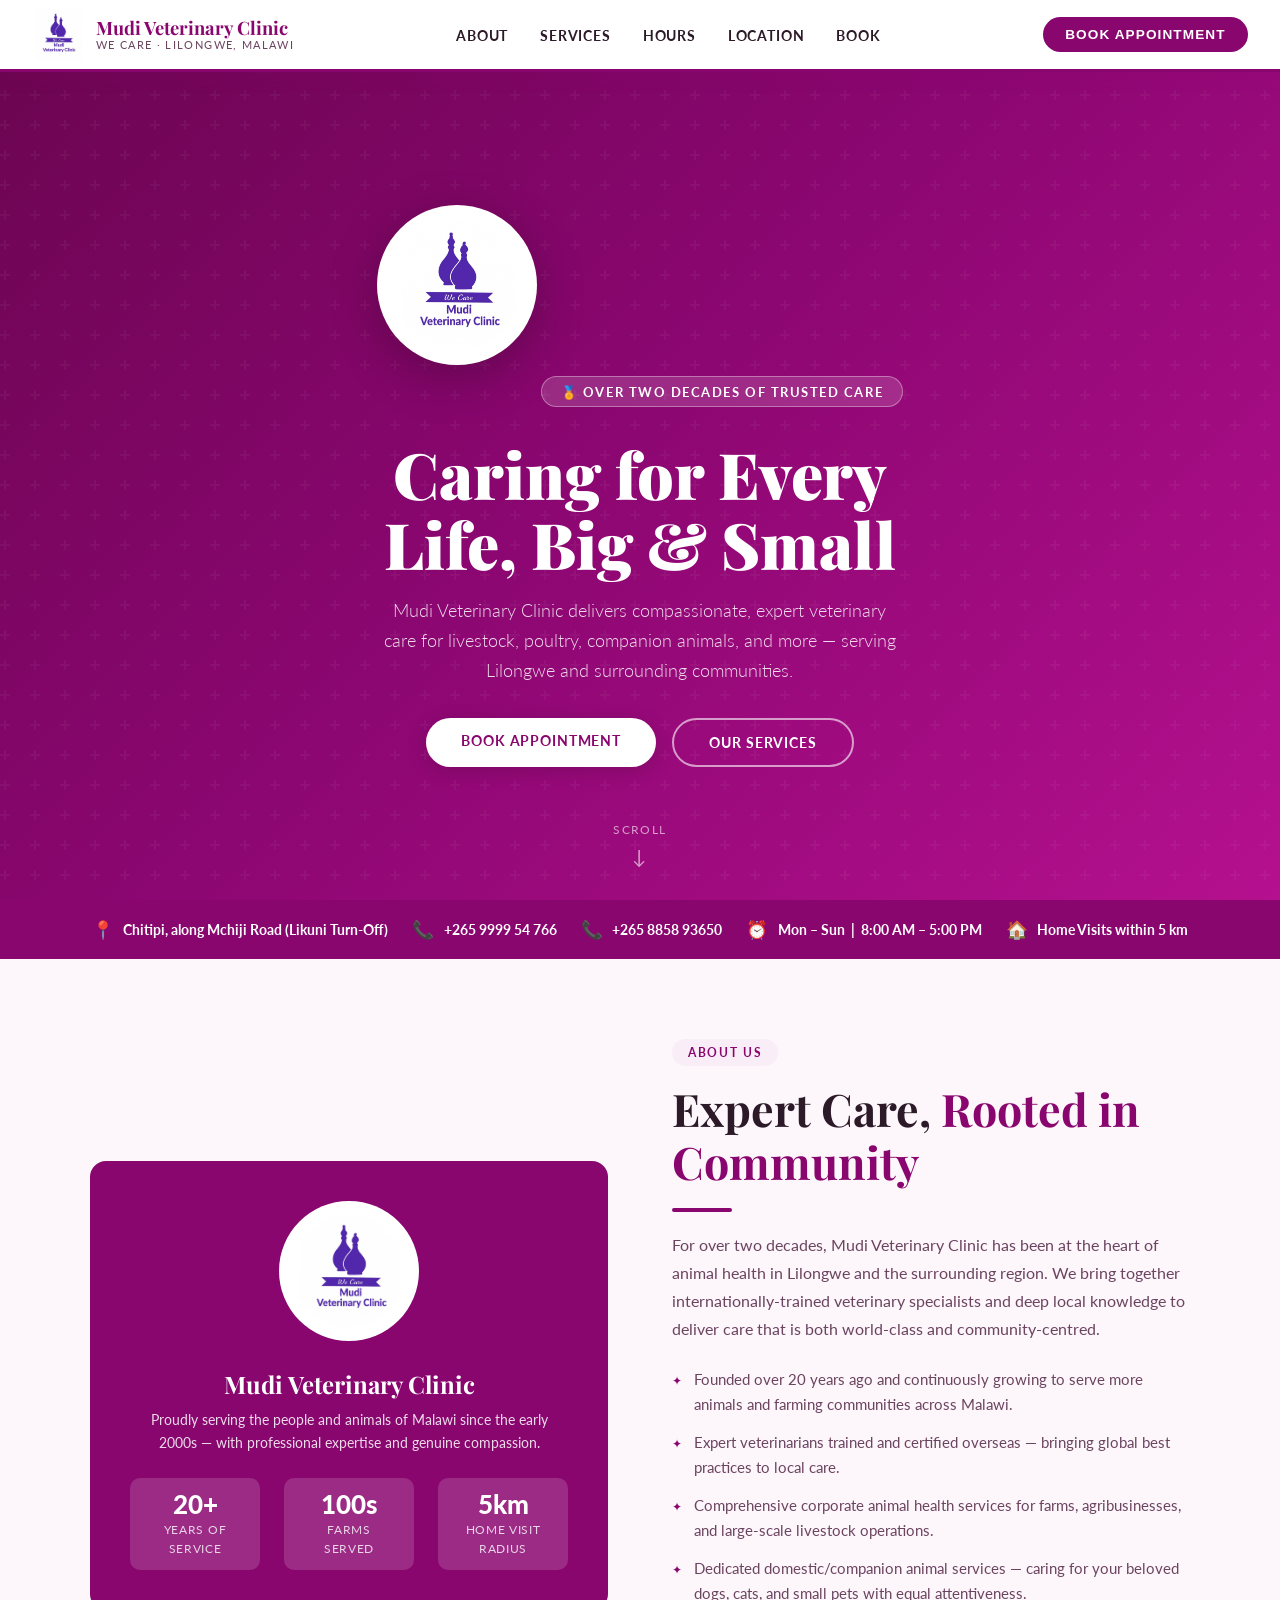
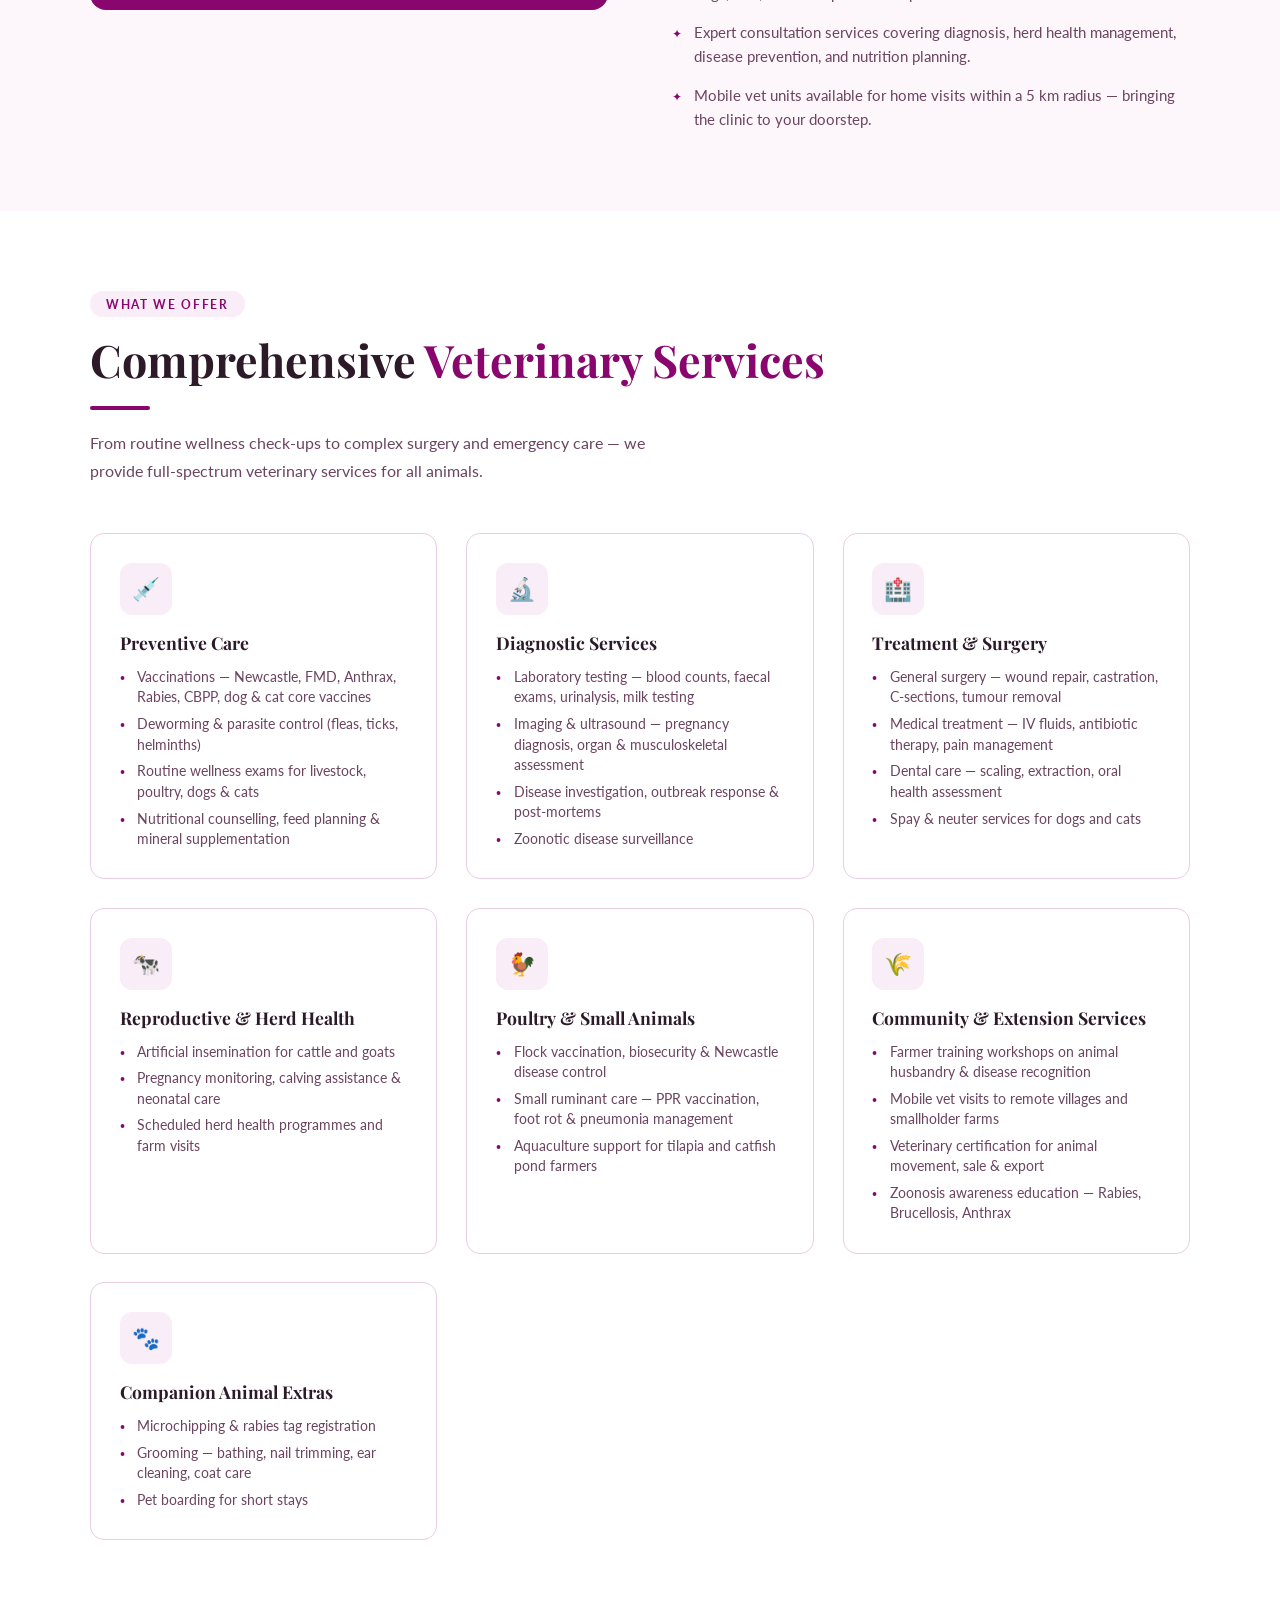
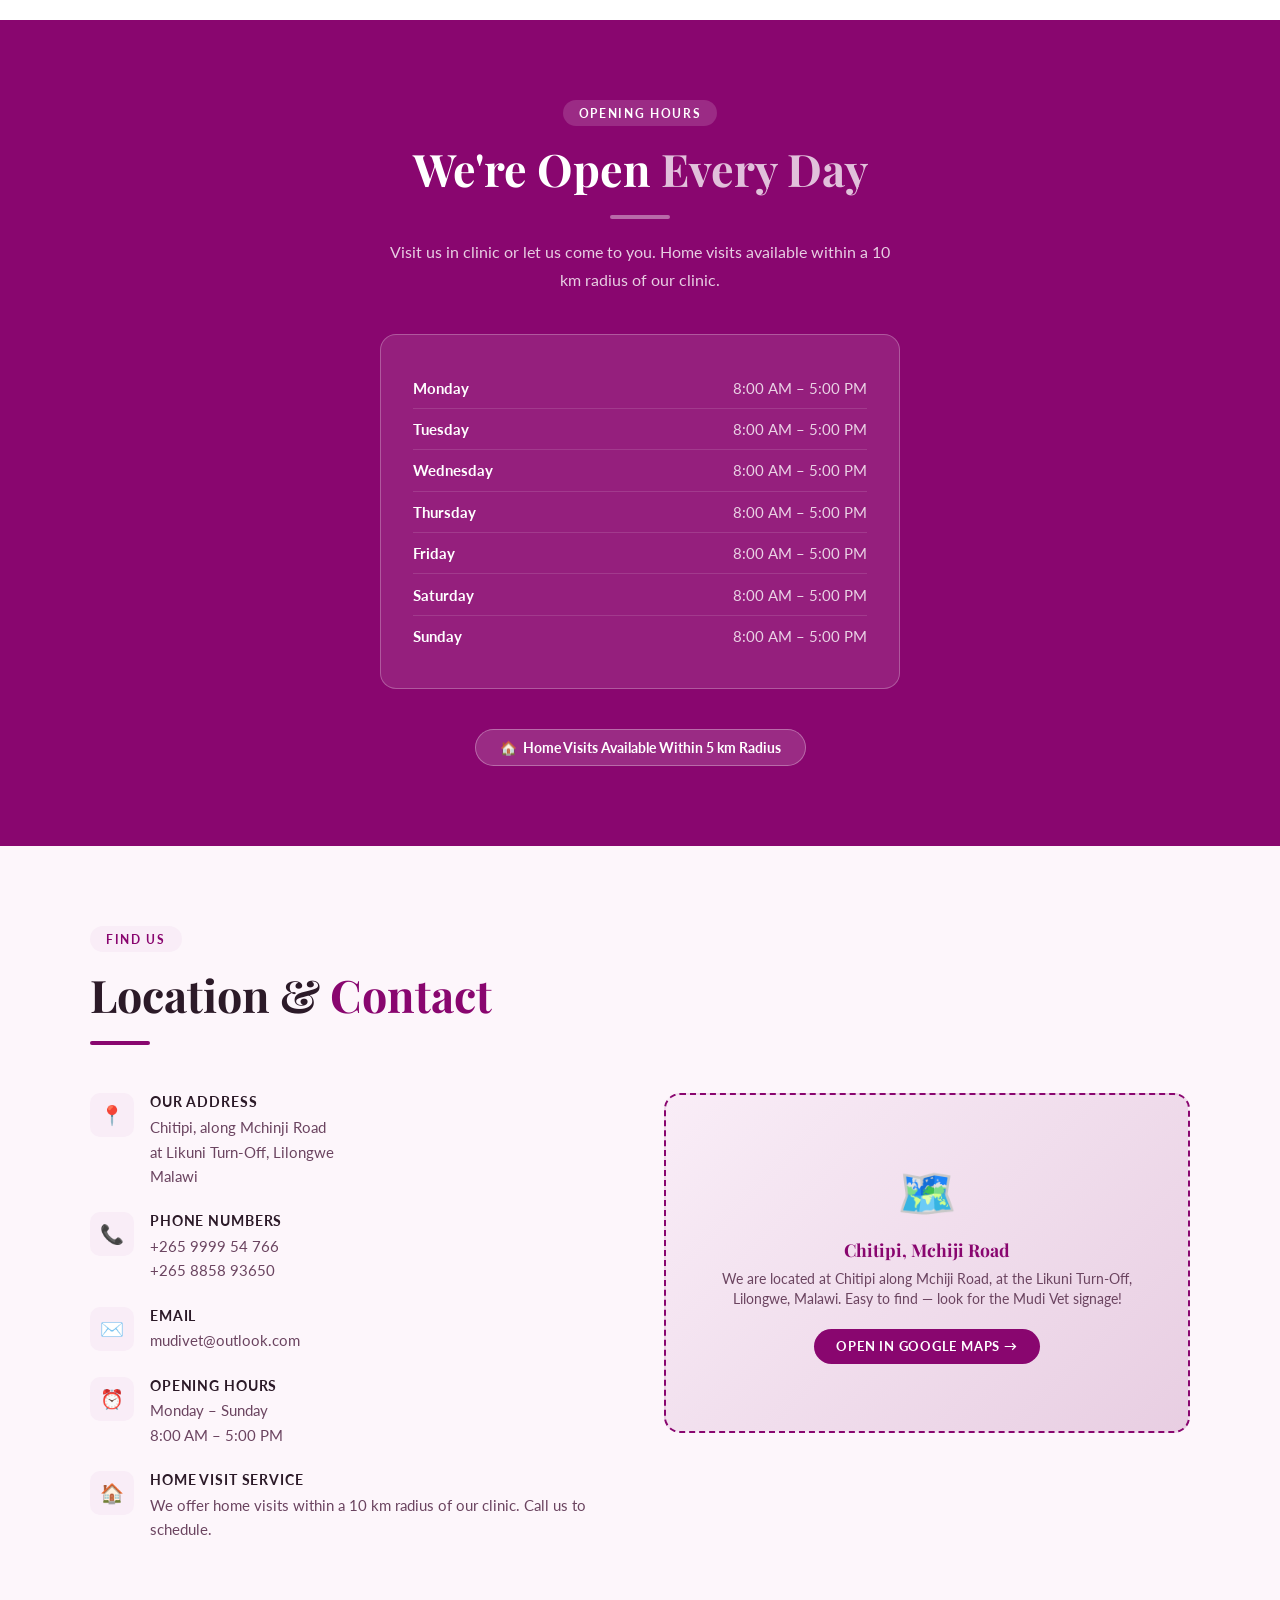
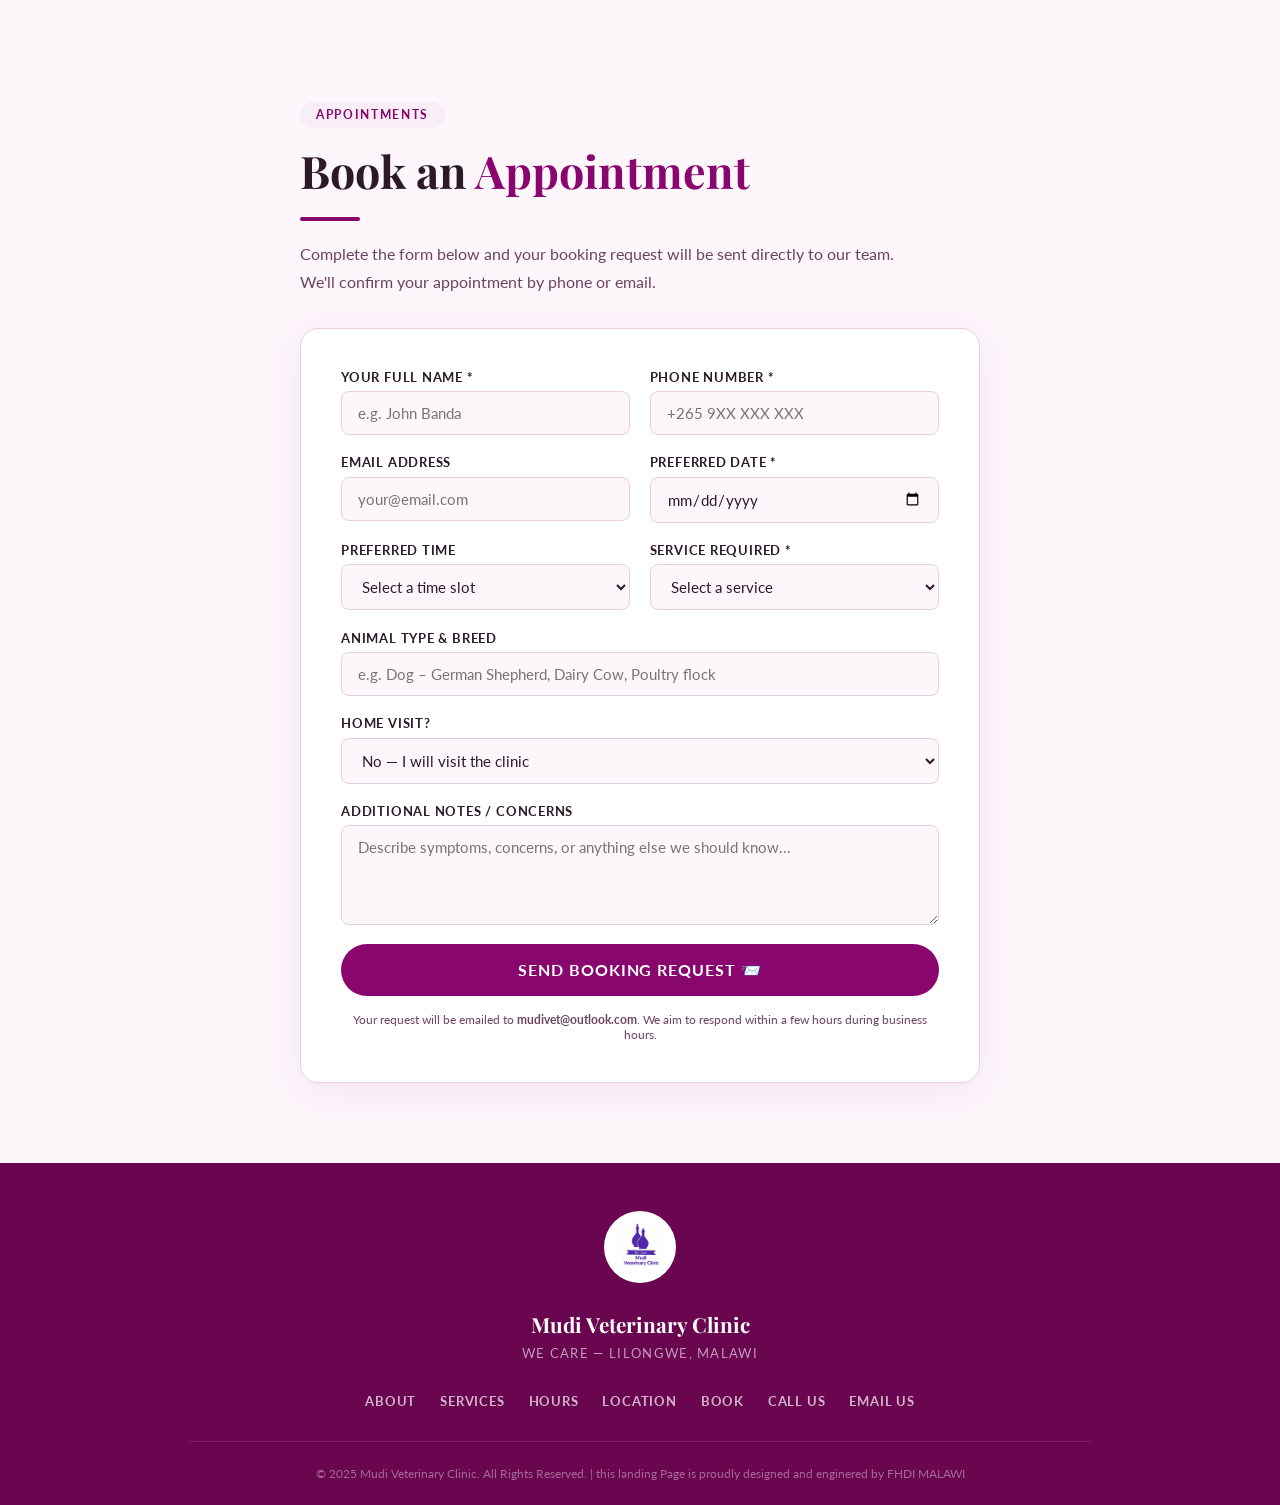
<file: index.html>
<!DOCTYPE html>
<html lang="en">
<head>
  <meta charset="UTF-8" />
  <meta name="viewport" content="width=device-width, initial-scale=1.0" />
  <title>Mudi Veterinary Clinic — We Care</title>
  <link href="https://fonts.googleapis.com/css2?family=Playfair+Display:wght@400;600;700;900&family=Lato:wght@300;400;700&display=swap" rel="stylesheet"/>
  <style>
    :root {
      --brand: #89066f;
      --brand-dark: #6a054f;
      --brand-light: #b5108f;
      --brand-pale: #f9edf7;
      --white: #ffffff;
      --off-white: #fdf6fb;
      --text: #2c1a28;
      --text-light: #6b4460;
      --border: #e8cee2;
    }
    * { box-sizing: border-box; margin: 0; padding: 0; }
    html { scroll-behavior: smooth; }
    body { font-family: 'Lato', sans-serif; color: var(--text); background: var(--white); overflow-x: hidden; }

    /* ── NAV ─────────────────────────────────────────── */
    nav {
      position: fixed; top: 0; left: 0; width: 100%; z-index: 1000;
      background: var(--white);
      border-bottom: 3px solid var(--brand);
      display: flex; align-items: center; justify-content: space-between;
      padding: 0 2rem; height: 72px;
      box-shadow: 0 2px 20px rgba(137,6,111,0.12);
    }
    .nav-logo { display: flex; align-items: center; gap: 0.75rem; text-decoration: none; }
    .nav-logo img { height: 52px; width: auto; }
    .nav-logo-text { display: flex; flex-direction: column; }
    .nav-logo-text strong { font-family: 'Playfair Display', serif; font-size: 1.15rem; color: var(--brand); line-height: 1.1; }
    .nav-logo-text span { font-size: 0.7rem; color: var(--text-light); letter-spacing: 0.12em; text-transform: uppercase; }
    .nav-links { display: flex; gap: 2rem; list-style: none; }
    .nav-links a { text-decoration: none; color: var(--text); font-weight: 700; font-size: 0.85rem; letter-spacing: 0.06em; text-transform: uppercase; transition: color 0.2s; position: relative; padding-bottom: 4px; }
    .nav-links a::after { content: ''; position: absolute; bottom: 0; left: 0; width: 0; height: 2px; background: var(--brand); transition: width 0.25s; }
    .nav-links a:hover { color: var(--brand); }
    .nav-links a:hover::after { width: 100%; }
    .nav-book-btn { background: var(--brand); color: var(--white); border: none; padding: 0.6rem 1.4rem; border-radius: 30px; font-weight: 700; font-size: 0.85rem; cursor: pointer; text-transform: uppercase; letter-spacing: 0.08em; transition: background 0.2s, transform 0.15s; }
    .nav-book-btn:hover { background: var(--brand-dark); transform: translateY(-1px); }
    .hamburger { display: none; flex-direction: column; gap: 5px; cursor: pointer; padding: 4px; background: none; border: none; }
    .hamburger span { display: block; width: 26px; height: 2.5px; background: var(--brand); border-radius: 2px; transition: all 0.3s; }
    .hamburger.open span:nth-child(1) { transform: translateY(7.5px) rotate(45deg); }
    .hamburger.open span:nth-child(2) { opacity: 0; }
    .hamburger.open span:nth-child(3) { transform: translateY(-7.5px) rotate(-45deg); }
    .mobile-menu { display: none; position: fixed; top: 72px; left: 0; width: 100%; background: var(--white); border-top: 1px solid var(--border); padding: 1.5rem 2rem; z-index: 999; box-shadow: 0 8px 30px rgba(137,6,111,0.1); }
    .mobile-menu.open { display: block; }
    .mobile-menu a { display: block; padding: 0.8rem 0; color: var(--text); text-decoration: none; font-weight: 700; font-size: 0.9rem; letter-spacing: 0.06em; text-transform: uppercase; border-bottom: 1px solid var(--border); transition: color 0.2s; }
    .mobile-menu a:hover { color: var(--brand); }
    .mobile-menu a:last-child { border: none; }
    .mobile-book { display: inline-block; margin-top: 1rem; background: var(--brand); color: var(--white); padding: 0.7rem 1.8rem; border-radius: 30px; font-weight: 700; text-decoration: none; font-size: 0.85rem; text-transform: uppercase; letter-spacing: 0.08em; }

    /* ── HERO ────────────────────────────────────────── */
    .hero {
      min-height: 100vh; padding: 72px 0 0;
      background: linear-gradient(135deg, var(--brand-dark) 0%, var(--brand) 45%, var(--brand-light) 100%);
      display: flex; align-items: center; justify-content: center; text-align: center;
      position: relative; overflow: hidden;
    }
    .hero::before {
      content: ''; position: absolute; inset: 0;
      background: url("data:image/svg+xml,%3Csvg width='60' height='60' viewBox='0 0 60 60' xmlns='http://www.w3.org/2000/svg'%3E%3Cg fill='none' fill-rule='evenodd'%3E%3Cg fill='%23ffffff' fill-opacity='0.04'%3E%3Cpath d='M36 34v-4h-2v4h-4v2h4v4h2v-4h4v-2h-4zm0-30V0h-2v4h-4v2h4v4h2V6h4V4h-4zM6 34v-4H4v4H0v2h4v4h2v-4h4v-2H6zM6 4V0H4v4H0v2h4v4h2V6h4V4H6z'/%3E%3C/g%3E%3C/g%3E%3C/svg%3E");
    }
    .hero-inner { position: relative; z-index: 1; padding: 4rem 2rem; max-width: 800px; }
    .hero-logo { width: 160px; height: auto; background: white; border-radius: 50%; padding: 16px; box-shadow: 0 12px 48px rgba(0,0,0,0.25); margin-bottom: 2rem; }
    .hero h1 { font-family: 'Playfair Display', serif; font-size: clamp(2.4rem,5vw,4rem); font-weight: 900; color: var(--white); line-height: 1.1; margin-bottom: 1rem; }
    .hero-tagline { font-size: 1.1rem; color: rgba(255,255,255,0.85); max-width: 520px; margin: 0 auto 2rem; font-weight: 300; line-height: 1.7; }
    .hero-badge { display: inline-block; background: rgba(255,255,255,0.15); border: 1px solid rgba(255,255,255,0.35); color: white; padding: 0.4rem 1.2rem; border-radius: 30px; font-size: 0.8rem; font-weight: 700; letter-spacing: 0.12em; text-transform: uppercase; margin-bottom: 2rem; }
    .hero-cta { display: inline-flex; gap: 1rem; flex-wrap: wrap; justify-content: center; }
    .btn-primary { background: var(--white); color: var(--brand); padding: 0.9rem 2.2rem; border-radius: 50px; font-weight: 700; text-decoration: none; font-size: 0.9rem; letter-spacing: 0.06em; text-transform: uppercase; transition: all 0.2s; box-shadow: 0 4px 20px rgba(0,0,0,0.15); }
    .btn-primary:hover { transform: translateY(-2px); box-shadow: 0 8px 30px rgba(0,0,0,0.2); }
    .btn-outline { background: transparent; color: white; padding: 0.9rem 2.2rem; border-radius: 50px; font-weight: 700; text-decoration: none; font-size: 0.9rem; letter-spacing: 0.06em; text-transform: uppercase; border: 2px solid rgba(255,255,255,0.6); transition: all 0.2s; }
    .btn-outline:hover { background: rgba(255,255,255,0.15); border-color: white; }
    .scroll-down { position: absolute; bottom: 2rem; left: 50%; transform: translateX(-50%); color: rgba(255,255,255,0.6); font-size: 0.75rem; letter-spacing: 0.12em; text-transform: uppercase; display: flex; flex-direction: column; align-items: center; gap: 0.5rem; animation: bounce 2s infinite; }
    .scroll-down::after { content: '↓'; font-size: 1.2rem; }
    @keyframes bounce { 0%,100% { transform: translateX(-50%) translateY(0); } 50% { transform: translateX(-50%) translateY(6px); } }

    /* ── INFO STRIP ──────────────────────────────────── */
    .info-strip { background: var(--brand); color: white; padding: 1.2rem 2rem; display: flex; flex-wrap: wrap; gap: 1.5rem; justify-content: center; align-items: center; }
    .info-item { display: flex; align-items: center; gap: 0.6rem; font-size: 0.85rem; font-weight: 700; }
    .info-item .ico { font-size: 1.1rem; }
    .info-item a { color: white; text-decoration: none; }

    /* ── SECTION STYLES ──────────────────────────────── */
    section { padding: 5rem 2rem; }
    .container { max-width: 1100px; margin: 0 auto; }
    .section-tag { display: inline-block; background: var(--brand-pale); color: var(--brand); font-size: 0.75rem; font-weight: 700; letter-spacing: 0.14em; text-transform: uppercase; padding: 0.35rem 1rem; border-radius: 30px; margin-bottom: 1rem; }
    .section-title { font-family: 'Playfair Display', serif; font-size: clamp(1.8rem,3.5vw,2.8rem); font-weight: 700; color: var(--text); margin-bottom: 1rem; line-height: 1.2; }
    .section-title span { color: var(--brand); }
    .section-desc { color: var(--text-light); max-width: 600px; line-height: 1.75; font-size: 1rem; }
    .divider { width: 60px; height: 4px; background: var(--brand); border-radius: 4px; margin: 1.2rem 0; }

    /* ── ABOUT ───────────────────────────────────────── */
    #about { background: var(--off-white); }
    .about-grid { display: grid; grid-template-columns: 1fr 1fr; gap: 4rem; align-items: center; }
    .about-img-box { position: relative; }
    .about-img-inner { background: var(--brand); border-radius: 16px; padding: 2.5rem; text-align: center; color: white; }
    .about-img-inner img { width: 140px; height: auto; background: white; border-radius: 50%; padding: 14px; margin-bottom: 1.5rem; }
    .about-img-inner h3 { font-family: 'Playfair Display', serif; font-size: 1.5rem; margin-bottom: 0.5rem; }
    .about-img-inner p { font-size: 0.9rem; opacity: 0.85; line-height: 1.6; }
    .stat-row { display: flex; gap: 1.5rem; margin-top: 1.5rem; }
    .stat-box { background: rgba(255,255,255,0.15); border-radius: 10px; padding: 0.9rem 1.2rem; flex: 1; text-align: center; }
    .stat-box strong { display: block; font-size: 1.6rem; font-weight: 900; line-height: 1; }
    .stat-box span { font-size: 0.72rem; opacity: 0.8; letter-spacing: 0.06em; text-transform: uppercase; }
    .about-features { list-style: none; margin-top: 1.5rem; display: flex; flex-direction: column; gap: 0.9rem; }
    .about-features li { display: flex; align-items: flex-start; gap: 0.75rem; font-size: 0.95rem; line-height: 1.6; color: var(--text-light); }
    .about-features li::before { content: '✦'; color: var(--brand); font-size: 0.75rem; margin-top: 0.25rem; flex-shrink: 0; }

    /* ── SERVICES ────────────────────────────────────── */
    #services { background: var(--white); }
    .services-grid { display: grid; grid-template-columns: repeat(auto-fit, minmax(300px, 1fr)); gap: 1.8rem; margin-top: 3rem; }
    .service-card { border: 1.5px solid var(--border); border-radius: 14px; padding: 1.8rem; transition: all 0.25s; background: white; position: relative; overflow: hidden; }
    .service-card::before { content: ''; position: absolute; top: 0; left: 0; width: 4px; height: 100%; background: var(--brand); border-radius: 4px 0 0 4px; transform: scaleY(0); transform-origin: top; transition: transform 0.25s; }
    .service-card:hover { border-color: var(--brand); box-shadow: 0 8px 32px rgba(137,6,111,0.1); transform: translateY(-3px); }
    .service-card:hover::before { transform: scaleY(1); }
    .service-icon { width: 52px; height: 52px; background: var(--brand-pale); border-radius: 12px; display: flex; align-items: center; justify-content: center; font-size: 1.4rem; margin-bottom: 1rem; }
    .service-card h3 { font-family: 'Playfair Display', serif; font-size: 1.1rem; font-weight: 700; color: var(--text); margin-bottom: 0.8rem; }
    .service-card ul { list-style: none; display: flex; flex-direction: column; gap: 0.4rem; }
    .service-card ul li { font-size: 0.85rem; color: var(--text-light); line-height: 1.5; padding-left: 1.1rem; position: relative; }
    .service-card ul li::before { content: '·'; position: absolute; left: 0; color: var(--brand); font-size: 1.1rem; font-weight: 900; line-height: 1.3; }

    /* ── HOURS ───────────────────────────────────────── */
    #hours { background: var(--brand); color: white; text-align: center; }
    #hours .section-title { color: white; }
    #hours .section-desc { color: rgba(255,255,255,0.8); max-width: 500px; margin: 0 auto 2.5rem; }
    .hours-card { background: rgba(255,255,255,0.1); border: 1px solid rgba(255,255,255,0.25); border-radius: 16px; max-width: 520px; margin: 0 auto 2rem; padding: 2rem; }
    .hours-row { display: flex; justify-content: space-between; padding: 0.7rem 0; border-bottom: 1px solid rgba(255,255,255,0.12); font-size: 0.92rem; }
    .hours-row:last-child { border: none; }
    .hours-row .day { font-weight: 700; }
    .hours-row .time { color: rgba(255,255,255,0.8); }
    .homevisit-badge { display: inline-flex; align-items: center; gap: 0.5rem; background: rgba(255,255,255,0.15); border: 1px solid rgba(255,255,255,0.3); border-radius: 50px; padding: 0.6rem 1.5rem; font-size: 0.85rem; font-weight: 700; color: white; margin-top: 0.5rem; }

    /* ── LOCATION ────────────────────────────────────── */
    #location { background: var(--off-white); }
    .location-grid { display: grid; grid-template-columns: 1fr 1fr; gap: 3rem; align-items: start; margin-top: 3rem; }
    .location-info { display: flex; flex-direction: column; gap: 1.5rem; }
    .loc-item { display: flex; gap: 1rem; align-items: flex-start; }
    .loc-icon { width: 44px; height: 44px; background: var(--brand-pale); border-radius: 10px; display: flex; align-items: center; justify-content: center; font-size: 1.2rem; flex-shrink: 0; }
    .loc-item h4 { font-weight: 700; color: var(--text); margin-bottom: 0.3rem; font-size: 0.9rem; text-transform: uppercase; letter-spacing: 0.06em; }
    .loc-item p, .loc-item a { color: var(--text-light); font-size: 0.95rem; line-height: 1.6; text-decoration: none; transition: color 0.2s; }
    .loc-item a:hover { color: var(--brand); }
    .map-placeholder { background: linear-gradient(135deg, var(--brand-pale), var(--border)); border-radius: 16px; height: 340px; display: flex; flex-direction: column; align-items: center; justify-content: center; text-align: center; border: 2px dashed var(--brand); padding: 2rem; }
    .map-placeholder .map-icon { font-size: 3rem; margin-bottom: 1rem; }
    .map-placeholder h3 { font-family: 'Playfair Display', serif; color: var(--brand); font-size: 1.1rem; margin-bottom: 0.5rem; }
    .map-placeholder p { color: var(--text-light); font-size: 0.85rem; line-height: 1.5; margin-bottom: 1.2rem; }
    .map-placeholder a { background: var(--brand); color: white; padding: 0.6rem 1.4rem; border-radius: 30px; font-size: 0.82rem; font-weight: 700; text-decoration: none; letter-spacing: 0.06em; text-transform: uppercase; transition: background 0.2s; }
    .map-placeholder a:hover { background: var(--brand-dark); }

    /* ── BOOKING MODAL ───────────────────────────────── */
    #booking { background: var(--off-white); }
    .booking-inner { max-width: 680px; margin: 0 auto; }
    .booking-form { background: white; border-radius: 18px; padding: 2.5rem; border: 1.5px solid var(--border); box-shadow: 0 8px 40px rgba(137,6,111,0.08); }
    .form-row { display: grid; grid-template-columns: 1fr 1fr; gap: 1.2rem; }
    .form-group { display: flex; flex-direction: column; gap: 0.4rem; margin-bottom: 1.2rem; }
    .form-group label { font-size: 0.82rem; font-weight: 700; color: var(--text); letter-spacing: 0.06em; text-transform: uppercase; }
    .form-group input, .form-group select, .form-group textarea {
      border: 1.5px solid var(--border); border-radius: 8px; padding: 0.75rem 1rem;
      font-size: 0.95rem; font-family: 'Lato', sans-serif; color: var(--text);
      background: var(--off-white); transition: border-color 0.2s, box-shadow 0.2s;
      outline: none;
    }
    .form-group input:focus, .form-group select:focus, .form-group textarea:focus {
      border-color: var(--brand); box-shadow: 0 0 0 3px rgba(137,6,111,0.1);
    }
    .form-group textarea { resize: vertical; min-height: 100px; }
    .form-submit { width: 100%; background: var(--brand); color: white; border: none; padding: 1rem 2rem; border-radius: 50px; font-size: 1rem; font-weight: 700; cursor: pointer; letter-spacing: 0.06em; text-transform: uppercase; transition: all 0.2s; font-family: 'Lato', sans-serif; }
    .form-submit:hover { background: var(--brand-dark); transform: translateY(-1px); box-shadow: 0 6px 24px rgba(137,6,111,0.25); }
    .form-note { text-align: center; color: var(--text-light); font-size: 0.78rem; margin-top: 1rem; }
    #booking-success { display: none; text-align: center; padding: 2rem; }
    #booking-success h3 { font-family: 'Playfair Display', serif; color: var(--brand); font-size: 1.5rem; margin-bottom: 0.75rem; }
    #booking-success p { color: var(--text-light); }

    /* ── FOOTER ──────────────────────────────────────── */
    footer {
      background: var(--brand-dark); color: rgba(255,255,255,0.85);
      padding: 3rem 2rem 1.5rem; text-align: center;
    }
    .footer-inner { max-width: 900px; margin: 0 auto; }
    .footer-logo { margin-bottom: 1.5rem; }
    .footer-logo img { width: 72px; background: white; border-radius: 50%; padding: 8px; }
    footer h3 { font-family: 'Playfair Display', serif; font-size: 1.3rem; color: white; margin-bottom: 0.4rem; }
    footer .tagline { font-size: 0.82rem; color: rgba(255,255,255,0.6); margin-bottom: 2rem; letter-spacing: 0.1em; text-transform: uppercase; }
    .footer-links { display: flex; flex-wrap: wrap; justify-content: center; gap: 1.5rem; margin-bottom: 2rem; }
    .footer-links a { color: rgba(255,255,255,0.7); text-decoration: none; font-size: 0.82rem; font-weight: 700; letter-spacing: 0.06em; text-transform: uppercase; transition: color 0.2s; }
    .footer-links a:hover { color: white; }
    footer .copy { font-size: 0.75rem; color: rgba(255,255,255,0.4); border-top: 1px solid rgba(255,255,255,0.1); padding-top: 1.5rem; margin-top: 1.5rem; }

    /* ── RESPONSIVE ──────────────────────────────────── */
    @media (max-width: 768px) {
      .nav-links, .nav-book-btn { display: none; }
      .hamburger { display: flex; }
      .about-grid, .location-grid { grid-template-columns: 1fr; gap: 2rem; }
      .form-row { grid-template-columns: 1fr; }
      .info-strip { flex-direction: column; gap: 0.8rem; text-align: center; }
      section { padding: 3.5rem 1.2rem; }
    }
  </style>
</head>
<body>

<!-- ── NAVIGATION ── -->
<nav id="navbar">
  <a href="#home" class="nav-logo">
    <img src="[data-uri]" alt="Mudi Vet Logo"/>
    <div class="nav-logo-text">
      <strong>Mudi Veterinary Clinic</strong>
      <span>We Care · Lilongwe, Malawi</span>
    </div>
  </a>
  <ul class="nav-links">
    <li><a href="#about">About</a></li>
    <li><a href="#services">Services</a></li>
    <li><a href="#hours">Hours</a></li>
    <li><a href="#location">Location</a></li>
    <li><a href="#booking">Book</a></li>
  </ul>
  <button class="nav-book-btn" onclick="document.getElementById('booking').scrollIntoView({behavior:'smooth'})">Book Appointment</button>
  <button class="hamburger" id="hamburger" aria-label="Menu">
    <span></span><span></span><span></span>
  </button>
</nav>

<!-- ── MOBILE MENU ── -->
<div class="mobile-menu" id="mobile-menu">
  <a href="#about" onclick="closeMobile()">About Us</a>
  <a href="#services" onclick="closeMobile()">Services</a>
  <a href="#hours" onclick="closeMobile()">Opening Hours</a>
  <a href="#location" onclick="closeMobile()">Location &amp; Contact</a>
  <a href="#booking" onclick="closeMobile()">Book Appointment</a>
  <a href="tel:+265999954766" onclick="closeMobile()">📞 Call Us Now</a>
  <a class="mobile-book" href="#booking" onclick="closeMobile()">Book Online →</a>
</div>

<!-- ── HERO ── -->
<section class="hero" id="home">
  <div class="hero-inner">
    <img src="[data-uri]" alt="Mudi Vet Logo" class="hero-logo"/>
    <div class="hero-badge">🏅 Over Two Decades of Trusted Care</div>
    <h1>Caring for Every<br/>Life, Big &amp; Small</h1>
    <p class="hero-tagline">Mudi Veterinary Clinic delivers compassionate, expert veterinary care for livestock, poultry, companion animals, and more — serving Lilongwe and surrounding communities.</p>
    <div class="hero-cta">
      <a href="#booking" class="btn-primary">Book Appointment</a>
      <a href="#services" class="btn-outline">Our Services</a>
    </div>
  </div>
  <div class="scroll-down">Scroll</div>
</section>

<!-- ── INFO STRIP ── -->
<div class="info-strip">
  <div class="info-item"><span class="ico">📍</span> Chitipi, along Mchiji Road (Likuni Turn-Off)</div>
  <div class="info-item"><span class="ico">📞</span> <a href="tel:+265999954766">+265 9999 54 766</a></div>
  <div class="info-item"><span class="ico">📞</span> <a href="tel:+265885893650">+265 8858 93650</a></div>
  <div class="info-item"><span class="ico">⏰</span> Mon – Sun &nbsp;|&nbsp; 8:00 AM – 5:00 PM</div>
  <div class="info-item"><span class="ico">🏠</span> Home Visits within 5 km</div>
</div>

<!-- ── ABOUT ── -->
<section id="about">
  <div class="container">
    <div class="about-grid">
      <div class="about-img-box">
        <div class="about-img-inner">
          <img src="[data-uri]" alt="Mudi Vet"/>
          <h3>Mudi Veterinary Clinic</h3>
          <p>Proudly serving the people and animals of Malawi since the early 2000s — with professional expertise and genuine compassion.</p>
          <div class="stat-row">
            <div class="stat-box"><strong>20+</strong><span>Years of Service</span></div>
            <div class="stat-box"><strong>100s</strong><span>Farms Served</span></div>
            <div class="stat-box"><strong>5km</strong><span>Home Visit Radius</span></div>
          </div>
        </div>
      </div>
      <div>
        <span class="section-tag">About Us</span>
        <h2 class="section-title">Expert Care, <span>Rooted in Community</span></h2>
        <div class="divider"></div>
        <p class="section-desc">For over two decades, Mudi Veterinary Clinic has been at the heart of animal health in Lilongwe and the surrounding region. We bring together internationally-trained veterinary specialists and deep local knowledge to deliver care that is both world-class and community-centred.</p>
        <ul class="about-features">
          <li>Founded over 20 years ago and continuously growing to serve more animals and farming communities across Malawi.</li>
          <li>Expert veterinarians trained and certified overseas — bringing global best practices to local care.</li>
          <li>Comprehensive corporate animal health services for farms, agribusinesses, and large-scale livestock operations.</li>
          <li>Dedicated domestic/companion animal services — caring for your beloved dogs, cats, and small pets with equal attentiveness.</li>
          <li>Expert consultation services covering diagnosis, herd health management, disease prevention, and nutrition planning.</li>
          <li>Mobile vet units available for home visits within a 5 km radius — bringing the clinic to your doorstep.</li>
        </ul>
      </div>
    </div>
  </div>
</section>

<!-- ── SERVICES ── -->
<section id="services">
  <div class="container">
    <span class="section-tag">What We Offer</span>
    <h2 class="section-title">Comprehensive <span>Veterinary Services</span></h2>
    <div class="divider"></div>
    <p class="section-desc">From routine wellness check-ups to complex surgery and emergency care — we provide full-spectrum veterinary services for all animals.</p>

    <div class="services-grid">

      <div class="service-card">
        <div class="service-icon">💉</div>
        <h3>Preventive Care</h3>
        <ul>
          <li>Vaccinations — Newcastle, FMD, Anthrax, Rabies, CBPP, dog &amp; cat core vaccines</li>
          <li>Deworming &amp; parasite control (fleas, ticks, helminths)</li>
          <li>Routine wellness exams for livestock, poultry, dogs &amp; cats</li>
          <li>Nutritional counselling, feed planning &amp; mineral supplementation</li>
        </ul>
      </div>

      <div class="service-card">
        <div class="service-icon">🔬</div>
        <h3>Diagnostic Services</h3>
        <ul>
          <li>Laboratory testing — blood counts, faecal exams, urinalysis, milk testing</li>
          <li>Imaging &amp; ultrasound — pregnancy diagnosis, organ &amp; musculoskeletal assessment</li>
          <li>Disease investigation, outbreak response &amp; post-mortems</li>
          <li>Zoonotic disease surveillance</li>
        </ul>
      </div>

      <div class="service-card">
        <div class="service-icon">🏥</div>
        <h3>Treatment &amp; Surgery</h3>
        <ul>
          <li>General surgery — wound repair, castration, C-sections, tumour removal</li>
          <li>Medical treatment — IV fluids, antibiotic therapy, pain management</li>
          <li>Dental care — scaling, extraction, oral health assessment</li>
          <li>Spay &amp; neuter services for dogs and cats</li>
        </ul>
      </div>

      <div class="service-card">
        <div class="service-icon">🐄</div>
        <h3>Reproductive &amp; Herd Health</h3>
        <ul>
          <li>Artificial insemination for cattle and goats</li>
          <li>Pregnancy monitoring, calving assistance &amp; neonatal care</li>
          <li>Scheduled herd health programmes and farm visits</li>
        </ul>
      </div>

      <div class="service-card">
        <div class="service-icon">🐓</div>
        <h3>Poultry &amp; Small Animals</h3>
        <ul>
          <li>Flock vaccination, biosecurity &amp; Newcastle disease control</li>
          <li>Small ruminant care — PPR vaccination, foot rot &amp; pneumonia management</li>
          <li>Aquaculture support for tilapia and catfish pond farmers</li>
        </ul>
      </div>

      <div class="service-card">
        <div class="service-icon">🌾</div>
        <h3>Community &amp; Extension Services</h3>
        <ul>
          <li>Farmer training workshops on animal husbandry &amp; disease recognition</li>
          <li>Mobile vet visits to remote villages and smallholder farms</li>
          <li>Veterinary certification for animal movement, sale &amp; export</li>
          <li>Zoonosis awareness education — Rabies, Brucellosis, Anthrax</li>
        </ul>
      </div>

      <div class="service-card">
        <div class="service-icon">🐾</div>
        <h3>Companion Animal Extras</h3>
        <ul>
          <li>Microchipping &amp; rabies tag registration</li>
          <li>Grooming — bathing, nail trimming, ear cleaning, coat care</li>
          <li>Pet boarding for short stays</li>
        </ul>
      </div>

    </div>
  </div>
</section>

<!-- ── HOURS ── -->
<section id="hours">
  <div class="container" style="text-align:center;">
    <span class="section-tag" style="background:rgba(255,255,255,0.15);color:white;">Opening Hours</span>
    <h2 class="section-title" style="color:white;">We're Open <span style="color:rgba(255,255,255,0.75);">Every Day</span></h2>
    <div class="divider" style="background:rgba(255,255,255,0.4);margin:1.2rem auto;"></div>
    <p class="section-desc" style="color:rgba(255,255,255,0.8);margin:0 auto 2.5rem;">Visit us in clinic or let us come to you. Home visits available within a 10 km radius of our clinic.</p>

    <div class="hours-card">
      <div class="hours-row"><span class="day">Monday</span><span class="time">8:00 AM – 5:00 PM</span></div>
      <div class="hours-row"><span class="day">Tuesday</span><span class="time">8:00 AM – 5:00 PM</span></div>
      <div class="hours-row"><span class="day">Wednesday</span><span class="time">8:00 AM – 5:00 PM</span></div>
      <div class="hours-row"><span class="day">Thursday</span><span class="time">8:00 AM – 5:00 PM</span></div>
      <div class="hours-row"><span class="day">Friday</span><span class="time">8:00 AM – 5:00 PM</span></div>
      <div class="hours-row"><span class="day">Saturday</span><span class="time">8:00 AM – 5:00 PM</span></div>
      <div class="hours-row"><span class="day">Sunday</span><span class="time">8:00 AM – 5:00 PM</span></div>
    </div>

    <div class="homevisit-badge">🏠 &nbsp;Home Visits Available Within 5 km Radius</div>
  </div>
</section>

<!-- ── LOCATION ── -->
<section id="location">
  <div class="container">
    <span class="section-tag">Find Us</span>
    <h2 class="section-title">Location &amp; <span>Contact</span></h2>
    <div class="divider"></div>
    <div class="location-grid">
      <div class="location-info">

        <div class="loc-item">
          <div class="loc-icon">📍</div>
          <div>
            <h4>Our Address</h4>
            <p>Chitipi, along Mchinji Road<br/>at Likuni Turn-Off, Lilongwe<br/>Malawi</p>
          </div>
        </div>

        <div class="loc-item">
          <div class="loc-icon">📞</div>
          <div>
            <h4>Phone Numbers</h4>
            <a href="tel:+265999954766">+265 9999 54 766</a><br/>
            <a href="tel:+265885893650">+265 8858 93650</a>
          </div>
        </div>

        <div class="loc-item">
          <div class="loc-icon">✉️</div>
          <div>
            <h4>Email</h4>
            <a href="mailto:mudivet@outlook.com">mudivet@outlook.com</a>
          </div>
        </div>

        <div class="loc-item">
          <div class="loc-icon">⏰</div>
          <div>
            <h4>Opening Hours</h4>
            <p>Monday – Sunday<br/>8:00 AM – 5:00 PM</p>
          </div>
        </div>

        <div class="loc-item">
          <div class="loc-icon">🏠</div>
          <div>
            <h4>Home Visit Service</h4>
            <p>We offer home visits within a 10 km radius of our clinic. Call us to schedule.</p>
          </div>
        </div>

      </div>

      <div class="map-placeholder">
        <div class="map-icon">🗺️</div>
        <h3>Chitipi, Mchiji Road</h3>
        <p>We are located at Chitipi along Mchiji Road, at the Likuni Turn-Off, Lilongwe, Malawi. Easy to find — look for the Mudi Vet signage!</p>
        <a href="https://www.google.com/maps/search/Chitipi+Mchiji+Road+Likuni+Lilongwe+Malawi" target="_blank" rel="noopener">Open in Google Maps →</a>
      </div>
    </div>
  </div>
</section>

<!-- ── BOOKING ── -->
<section id="booking">
  <div class="container">
    <div class="booking-inner">
      <span class="section-tag">Appointments</span>
      <h2 class="section-title">Book an <span>Appointment</span></h2>
      <div class="divider"></div>
      <p class="section-desc" style="margin-bottom:2rem;">Complete the form below and your booking request will be sent directly to our team. We'll confirm your appointment by phone or email.</p>

      <div class="booking-form" id="booking-form">
        <div class="form-row">
          <div class="form-group">
            <label for="client-name">Your Full Name *</label>
            <input type="text" id="client-name" placeholder="e.g. John Banda" required/>
          </div>
          <div class="form-group">
            <label for="client-phone">Phone Number *</label>
            <input type="tel" id="client-phone" placeholder="+265 9XX XXX XXX" required/>
          </div>
        </div>
        <div class="form-row">
          <div class="form-group">
            <label for="client-email">Email Address</label>
            <input type="email" id="client-email" placeholder="your@email.com"/>
          </div>
          <div class="form-group">
            <label for="appt-date">Preferred Date *</label>
            <input type="date" id="appt-date" required/>
          </div>
        </div>
        <div class="form-row">
          <div class="form-group">
            <label for="appt-time">Preferred Time</label>
            <select id="appt-time">
              <option value="">Select a time slot</option>
              <option>8:00 AM – 9:00 AM</option>
              <option>9:00 AM – 10:00 AM</option>
              <option>10:00 AM – 11:00 AM</option>
              <option>11:00 AM – 12:00 PM</option>
              <option>12:00 PM – 1:00 PM</option>
              <option>1:00 PM – 2:00 PM</option>
              <option>2:00 PM – 3:00 PM</option>
              <option>3:00 PM – 4:00 PM</option>
              <option>4:00 PM – 5:00 PM</option>
            </select>
          </div>
          <div class="form-group">
            <label for="appt-service">Service Required *</label>
            <select id="appt-service">
              <option value="">Select a service</option>
              <option>Preventive Care / Vaccination</option>
              <option>Deworming &amp; Parasite Control</option>
              <option>Diagnostic / Lab Testing</option>
              <option>Ultrasound / Imaging</option>
              <option>Surgery</option>
              <option>Spay / Neuter</option>
              <option>Dental Care</option>
              <option>Reproductive Services / AI</option>
              <option>Herd / Farm Health Visit</option>
              <option>Poultry Health Services</option>
              <option>Small Ruminant Care</option>
              <option>Home Visit (within 5 km)</option>
              <option>Microchipping</option>
              <option>Grooming</option>
              <option>Pet Boarding Enquiry</option>
              <option>Other / Consultation</option>
            </select>
          </div>
        </div>
        <div class="form-group">
          <label for="animal-type">Animal Type &amp; Breed</label>
          <input type="text" id="animal-type" placeholder="e.g. Dog – German Shepherd, Dairy Cow, Poultry flock"/>
        </div>
        <div class="form-group">
          <label for="home-visit">Home Visit?</label>
          <select id="home-visit">
            <option value="no">No — I will visit the clinic</option>
            <option value="yes">Yes — Please come to me (within 10 km)</option>
          </select>
        </div>
        <div class="form-group">
          <label for="message">Additional Notes / Concerns</label>
          <textarea id="message" placeholder="Describe symptoms, concerns, or anything else we should know..."></textarea>
        </div>
        <button class="form-submit" onclick="submitBooking()">Send Booking Request 📨</button>
        <p class="form-note">Your request will be emailed to <strong>mudivet@outlook.com</strong>. We aim to respond within a few hours during business hours.</p>
      </div>

      <div id="booking-success">
        <div style="font-size:3rem;margin-bottom:1rem;">✅</div>
        <h3>Booking Request Sent!</h3>
        <p>Thank you! Your appointment request has been sent to <strong>mudivet@outlook.com</strong>. Our team will contact you shortly to confirm your booking.</p>
        <p style="margin-top:1rem;color:var(--brand);font-weight:700;">For urgent matters, please call: +265 9999 54 766</p>
      </div>
    </div>
  </div>
</section>

<!-- ── FOOTER ── -->
<footer>
  <div class="footer-inner">
    <div class="footer-logo">
      <img src="[data-uri]" alt="Mudi Vet Logo"/>
    </div>
    <h3>Mudi Veterinary Clinic</h3>
    <p class="tagline">We Care — Lilongwe, Malawi</p>
    <div class="footer-links">
      <a href="#about">About</a>
      <a href="#services">Services</a>
      <a href="#hours">Hours</a>
      <a href="#location">Location</a>
      <a href="#booking">Book</a>
      <a href="tel:+265999954766">Call Us</a>
      <a href="mailto:mudivet@outlook.com">Email Us</a>
    </div>
    <p class="copy">© 2025 Mudi Veterinary Clinic. All Rights Reserved. | this landing Page is proudly designed and enginered by FHDI MALAWI</p>
  </div>
</footer>

<script>
  // ── Hamburger Menu ──
  const hamburger = document.getElementById('hamburger');
  const mobileMenu = document.getElementById('mobile-menu');
  hamburger.addEventListener('click', () => {
    hamburger.classList.toggle('open');
    mobileMenu.classList.toggle('open');
  });
  function closeMobile() {
    hamburger.classList.remove('open');
    mobileMenu.classList.remove('open');
  }

  // ── Booking Form ──
  function submitBooking() {
    const name = document.getElementById('client-name').value.trim();
    const phone = document.getElementById('client-phone').value.trim();
    const email = document.getElementById('client-email').value.trim();
    const date = document.getElementById('appt-date').value;
    const time = document.getElementById('appt-time').value;
    const service = document.getElementById('appt-service').value;
    const animal = document.getElementById('animal-type').value.trim();
    const homeVisit = document.getElementById('home-visit').value;
    const message = document.getElementById('message').value.trim();

    if (!name || !phone || !date || !service) {
      alert('Please fill in the required fields: Name, Phone, Date, and Service.');
      return;
    }

    const subject = encodeURIComponent('Appointment Booking Request — Mudi Veterinary Clinic');
    const body = encodeURIComponent(
      'NEW APPOINTMENT BOOKING REQUEST\n' +
      '================================\n\n' +
      'Client Name:     ' + name + '\n' +
      'Phone Number:    ' + phone + '\n' +
      'Email Address:   ' + (email || 'Not provided') + '\n' +
      'Preferred Date:  ' + date + '\n' +
      'Preferred Time:  ' + (time || 'Flexible') + '\n' +
      'Service:         ' + service + '\n' +
      'Animal Type:     ' + (animal || 'Not specified') + '\n' +
      'Home Visit:      ' + (homeVisit === 'yes' ? 'Yes — home visit requested' : 'No — will visit clinic') + '\n\n' +
      'Notes / Concerns:\n' + (message || 'None') + '\n\n' +
      '================================\n' +
      'Sent via Mudi Vet Website Booking Form'
    );

    window.location.href = 'mailto:mudivet@outlook.com?subject=' + subject + '&body=' + body;

    document.getElementById('booking-form').style.display = 'none';
    document.getElementById('booking-success').style.display = 'block';
  }

  // ── Nav shadow on scroll ──
  window.addEventListener('scroll', () => {
    const nav = document.getElementById('navbar');
    if (window.scrollY > 40) {
      nav.style.boxShadow = '0 4px 30px rgba(137,6,111,0.18)';
    } else {
      nav.style.boxShadow = '0 2px 20px rgba(137,6,111,0.12)';
    }
  });

  // ── Set minimum booking date to today ──
  const dateInput = document.getElementById('appt-date');
  const today = new Date().toISOString().split('T')[0];
  dateInput.setAttribute('min', today);
</script>
</body>
</html>
</file>
